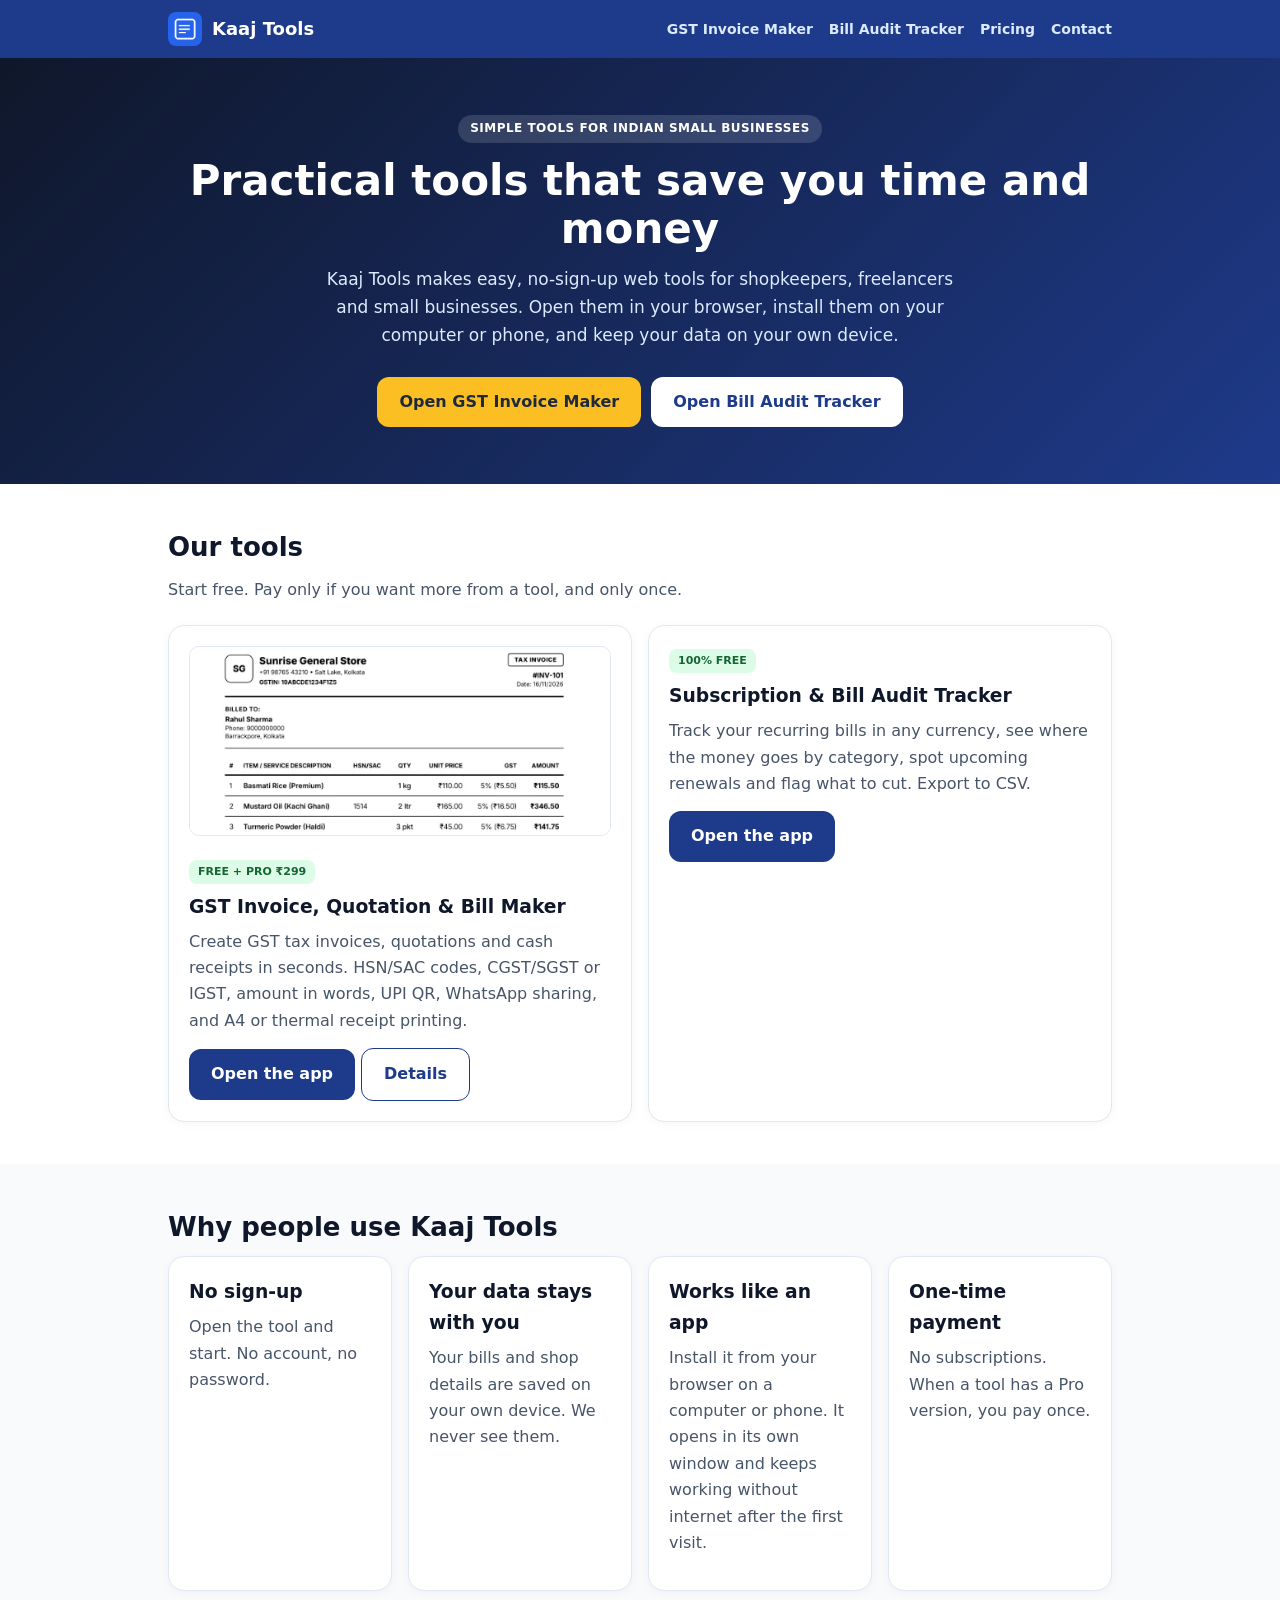
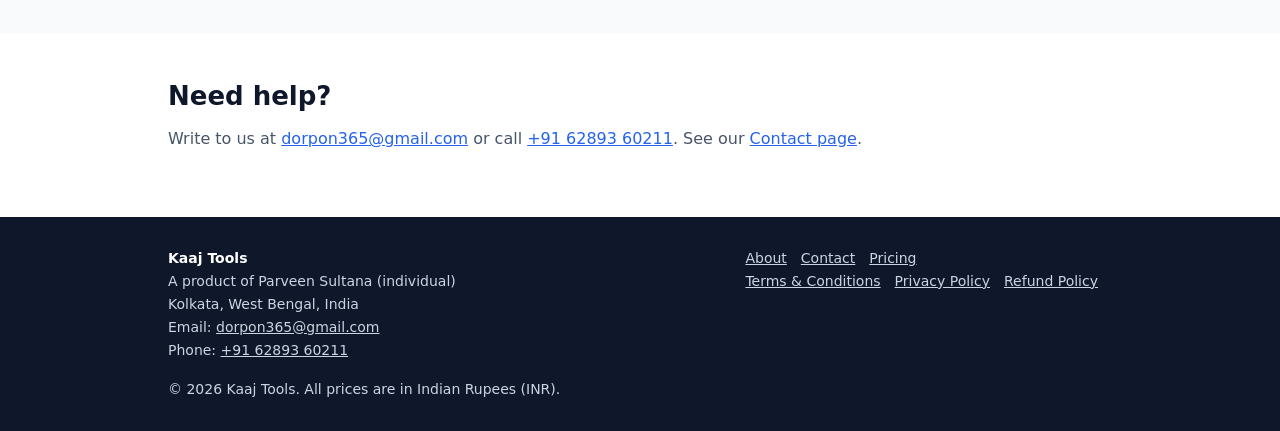
<file: index.html>
<!DOCTYPE html>
<html lang="en"><head><meta charset="UTF-8"><meta name="viewport" content="width=device-width, initial-scale=1">
<title>Kaaj Tools – Simple online tools for Indian small businesses</title>
<meta name="description" content="Free-to-start web tools: GST Invoice, Quotation & Bill Maker and a Subscription & Bill Audit Tracker. No sign-up. Your data stays on your device.">
<link rel="canonical" href="https://kaajtools.in/">
<link rel="icon" href="icon-192.png"><link rel="apple-touch-icon" href="icon-192.png">
<meta property="og:title" content="Kaaj Tools – Simple online tools for Indian small businesses"><meta property="og:description" content="Free-to-start web tools: GST Invoice, Quotation & Bill Maker and a Subscription & Bill Audit Tracker. No sign-up. Your data stays on your device."><meta property="og:type" content="website"><meta property="og:url" content="https://kaajtools.in/">
<meta name="theme-color" content="#1e3a8a"><link rel="stylesheet" href="style.css"></head><body>
<header class="site"><div class="wrap"><a class="brand" href="./"><img src="icon-192.png" alt="">Kaaj Tools</a><nav><a href="gst-invoice.html">GST Invoice Maker</a><a href="bill-audit-tracker/">Bill Audit Tracker</a><a href="pricing.html">Pricing</a><a href="contact.html">Contact</a></nav></div></header>
<div class="hero"><div class="wrap">
<span class="pill">SIMPLE TOOLS FOR INDIAN SMALL BUSINESSES</span>
<h1>Practical tools that save you time and money</h1>
<p>Kaaj Tools makes easy, no-sign-up web tools for shopkeepers, freelancers and small businesses. Open them in your browser, install them on your computer or phone, and keep your data on your own device.</p>
<a class="btn" href="gst-bill-maker/">Open GST Invoice Maker</a><a class="btn alt" href="bill-audit-tracker/">Open Bill Audit Tracker</a>
</div></div>
<section><div class="wrap"><h2>Our tools</h2><p class="lead">Start free. Pay only if you want more from a tool, and only once.</p>
<div class="grid">
<div class="card"><img class="thumb" src="gst-invoice-a4.webp" width="510" height="428" alt="Sample GST tax invoice made with the GST Invoice Maker"><span class="tag free">FREE + PRO &#8377;299</span><h3>GST Invoice, Quotation &amp; Bill Maker</h3>
<p>Create GST tax invoices, quotations and cash receipts in seconds. HSN/SAC codes, CGST/SGST or IGST, amount in words, UPI QR, WhatsApp sharing, and A4 or thermal receipt printing.</p>
<a class="btn" href="gst-bill-maker/">Open the app</a><a class="btn ghost" href="gst-invoice.html">Details</a></div>
<div class="card"><span class="tag free">100% FREE</span><h3>Subscription &amp; Bill Audit Tracker</h3>
<p>Track your recurring bills in any currency, see where the money goes by category, spot upcoming renewals and flag what to cut. Export to CSV.</p>
<a class="btn" href="bill-audit-tracker/">Open the app</a></div>
</div></div></section>
<section class="alt"><div class="wrap"><h2>Why people use Kaaj Tools</h2>
<div class="grid four">
<div class="card"><h3>No sign-up</h3><p>Open the tool and start. No account, no password.</p></div>
<div class="card"><h3>Your data stays with you</h3><p>Your bills and shop details are saved on your own device. We never see them.</p></div>
<div class="card"><h3>Works like an app</h3><p>Install it from your browser on a computer or phone. It opens in its own window and keeps working without internet after the first visit.</p></div>
<div class="card"><h3>One-time payment</h3><p>No subscriptions. When a tool has a Pro version, you pay once.</p></div>
</div></div></section>
<section><div class="wrap"><h2>Need help?</h2><p class="lead">Write to us at <a href="mailto:dorpon365@gmail.com">dorpon365@gmail.com</a> or call <a href="tel:+916289360211">+91 62893 60211</a>. See our <a href="contact.html">Contact page</a>.</p></div></section>
<footer class="site"><div class="wrap"><div class="cols">
<div><strong style="color:#fff">Kaaj Tools</strong><br>A product of Parveen Sultana (individual)<br>Kolkata, West Bengal, India<br>Email: <a style="margin:0" href="mailto:dorpon365@gmail.com">dorpon365@gmail.com</a><br>Phone: <a style="margin:0" href="tel:+916289360211">+91 62893 60211</a></div>
<div><a href="about.html">About</a><a href="contact.html">Contact</a><a href="pricing.html">Pricing</a><br><a href="terms.html">Terms &amp; Conditions</a><a href="privacy.html">Privacy Policy</a><a href="refund.html">Refund Policy</a></div>
</div><p style="margin:16px 0 0">&copy; 2026 Kaaj Tools. All prices are in Indian Rupees (INR).</p></div></footer>
</body></html>
</file>
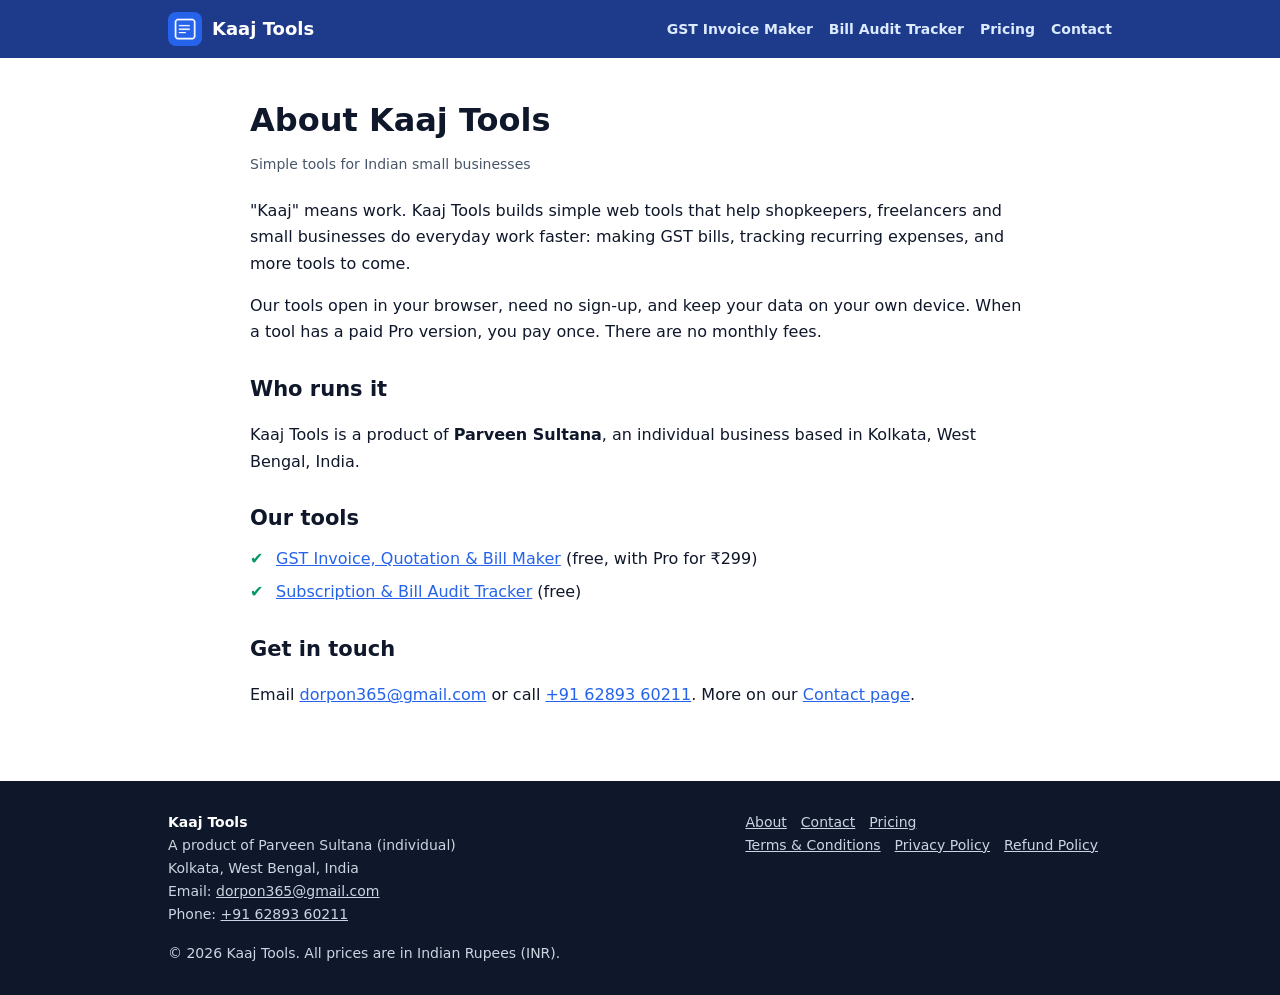
<file: about.html>
<!DOCTYPE html>
<html lang="en"><head><meta charset="UTF-8"><meta name="viewport" content="width=device-width, initial-scale=1">
<title>About Us | Kaaj Tools</title>
<meta name="description" content="Kaaj Tools builds simple, no-sign-up web tools for Indian small businesses. A product of Parveen Sultana, Kolkata.">
<link rel="canonical" href="https://kaajtools.in/about.html">
<link rel="icon" href="icon-192.png"><link rel="apple-touch-icon" href="icon-192.png">
<meta property="og:title" content="About Us | Kaaj Tools"><meta property="og:description" content="Kaaj Tools builds simple, no-sign-up web tools for Indian small businesses. A product of Parveen Sultana, Kolkata."><meta property="og:type" content="website"><meta property="og:url" content="https://kaajtools.in/about.html">
<meta name="theme-color" content="#1e3a8a"><link rel="stylesheet" href="style.css"></head><body>
<header class="site"><div class="wrap"><a class="brand" href="./"><img src="icon-192.png" alt="">Kaaj Tools</a><nav><a href="gst-invoice.html">GST Invoice Maker</a><a href="bill-audit-tracker/">Bill Audit Tracker</a><a href="pricing.html">Pricing</a><a href="contact.html">Contact</a></nav></div></header>
<div class="wrap page"><h1>About Kaaj Tools</h1><div class="meta">Simple tools for Indian small businesses</div>
<p>"Kaaj" means work. Kaaj Tools builds simple web tools that help shopkeepers, freelancers and small businesses do everyday work faster: making GST bills, tracking recurring expenses, and more tools to come.</p>
<p>Our tools open in your browser, need no sign-up, and keep your data on your own device. When a tool has a paid Pro version, you pay once. There are no monthly fees.</p>
<h2>Who runs it</h2><p>Kaaj Tools is a product of <strong>Parveen Sultana</strong>, an individual business based in Kolkata, West Bengal, India.</p>
<h2>Our tools</h2><ul class="ticks"><li><a href="gst-invoice.html">GST Invoice, Quotation &amp; Bill Maker</a> (free, with Pro for &#8377;299)</li><li><a href="bill-audit-tracker/">Subscription &amp; Bill Audit Tracker</a> (free)</li></ul>
<h2>Get in touch</h2><p>Email <a href="mailto:dorpon365@gmail.com">dorpon365@gmail.com</a> or call <a href="tel:+916289360211">+91 62893 60211</a>. More on our <a href="contact.html">Contact page</a>.</p></div>
<footer class="site"><div class="wrap"><div class="cols">
<div><strong style="color:#fff">Kaaj Tools</strong><br>A product of Parveen Sultana (individual)<br>Kolkata, West Bengal, India<br>Email: <a style="margin:0" href="mailto:dorpon365@gmail.com">dorpon365@gmail.com</a><br>Phone: <a style="margin:0" href="tel:+916289360211">+91 62893 60211</a></div>
<div><a href="about.html">About</a><a href="contact.html">Contact</a><a href="pricing.html">Pricing</a><br><a href="terms.html">Terms &amp; Conditions</a><a href="privacy.html">Privacy Policy</a><a href="refund.html">Refund Policy</a></div>
</div><p style="margin:16px 0 0">&copy; 2026 Kaaj Tools. All prices are in Indian Rupees (INR).</p></div></footer>
</body></html>
</file>
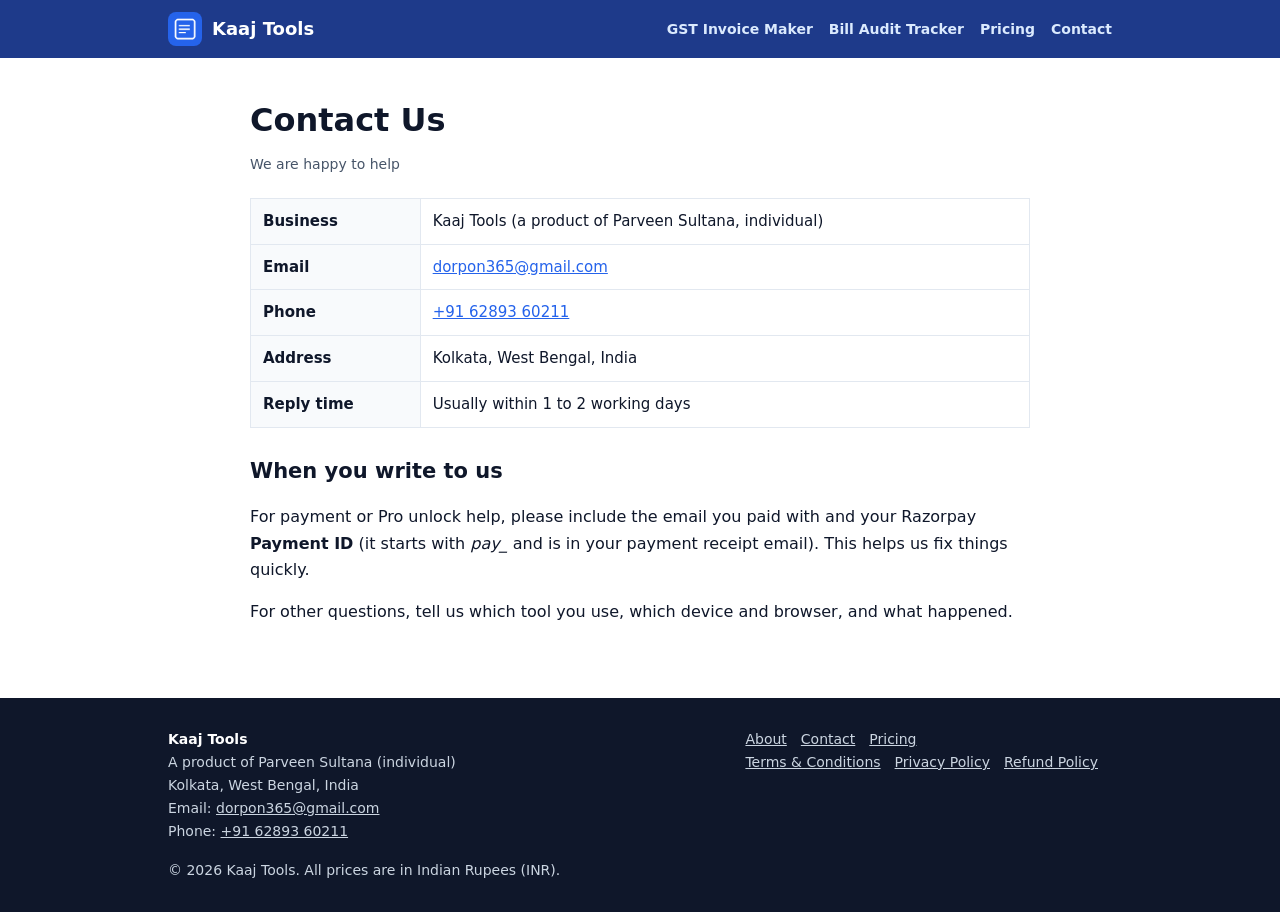
<file: contact.html>
<!DOCTYPE html>
<html lang="en"><head><meta charset="UTF-8"><meta name="viewport" content="width=device-width, initial-scale=1">
<title>Contact Us | Kaaj Tools</title>
<meta name="description" content="Contact Kaaj Tools by email or phone. Business address: Kolkata, West Bengal, India.">
<link rel="canonical" href="https://kaajtools.in/contact.html">
<link rel="icon" href="icon-192.png"><link rel="apple-touch-icon" href="icon-192.png">
<meta property="og:title" content="Contact Us | Kaaj Tools"><meta property="og:description" content="Contact Kaaj Tools by email or phone. Business address: Kolkata, West Bengal, India."><meta property="og:type" content="website"><meta property="og:url" content="https://kaajtools.in/contact.html">
<meta name="theme-color" content="#1e3a8a"><link rel="stylesheet" href="style.css"></head><body>
<header class="site"><div class="wrap"><a class="brand" href="./"><img src="icon-192.png" alt="">Kaaj Tools</a><nav><a href="gst-invoice.html">GST Invoice Maker</a><a href="bill-audit-tracker/">Bill Audit Tracker</a><a href="pricing.html">Pricing</a><a href="contact.html">Contact</a></nav></div></header>
<div class="wrap page"><h1>Contact Us</h1><div class="meta">We are happy to help</div>
<table><tr><th>Business</th><td>Kaaj Tools (a product of Parveen Sultana, individual)</td></tr>
<tr><th>Email</th><td><a href="mailto:dorpon365@gmail.com">dorpon365@gmail.com</a></td></tr>
<tr><th>Phone</th><td><a href="tel:+916289360211">+91 62893 60211</a></td></tr>
<tr><th>Address</th><td>Kolkata, West Bengal, India</td></tr>
<tr><th>Reply time</th><td>Usually within 1 to 2 working days</td></tr></table>
<h2>When you write to us</h2><p>For payment or Pro unlock help, please include the email you paid with and your Razorpay <strong>Payment ID</strong> (it starts with <em>pay_</em> and is in your payment receipt email). This helps us fix things quickly.</p>
<p>For other questions, tell us which tool you use, which device and browser, and what happened.</p></div>
<footer class="site"><div class="wrap"><div class="cols">
<div><strong style="color:#fff">Kaaj Tools</strong><br>A product of Parveen Sultana (individual)<br>Kolkata, West Bengal, India<br>Email: <a style="margin:0" href="mailto:dorpon365@gmail.com">dorpon365@gmail.com</a><br>Phone: <a style="margin:0" href="tel:+916289360211">+91 62893 60211</a></div>
<div><a href="about.html">About</a><a href="contact.html">Contact</a><a href="pricing.html">Pricing</a><br><a href="terms.html">Terms &amp; Conditions</a><a href="privacy.html">Privacy Policy</a><a href="refund.html">Refund Policy</a></div>
</div><p style="margin:16px 0 0">&copy; 2026 Kaaj Tools. All prices are in Indian Rupees (INR).</p></div></footer>
</body></html>
</file>
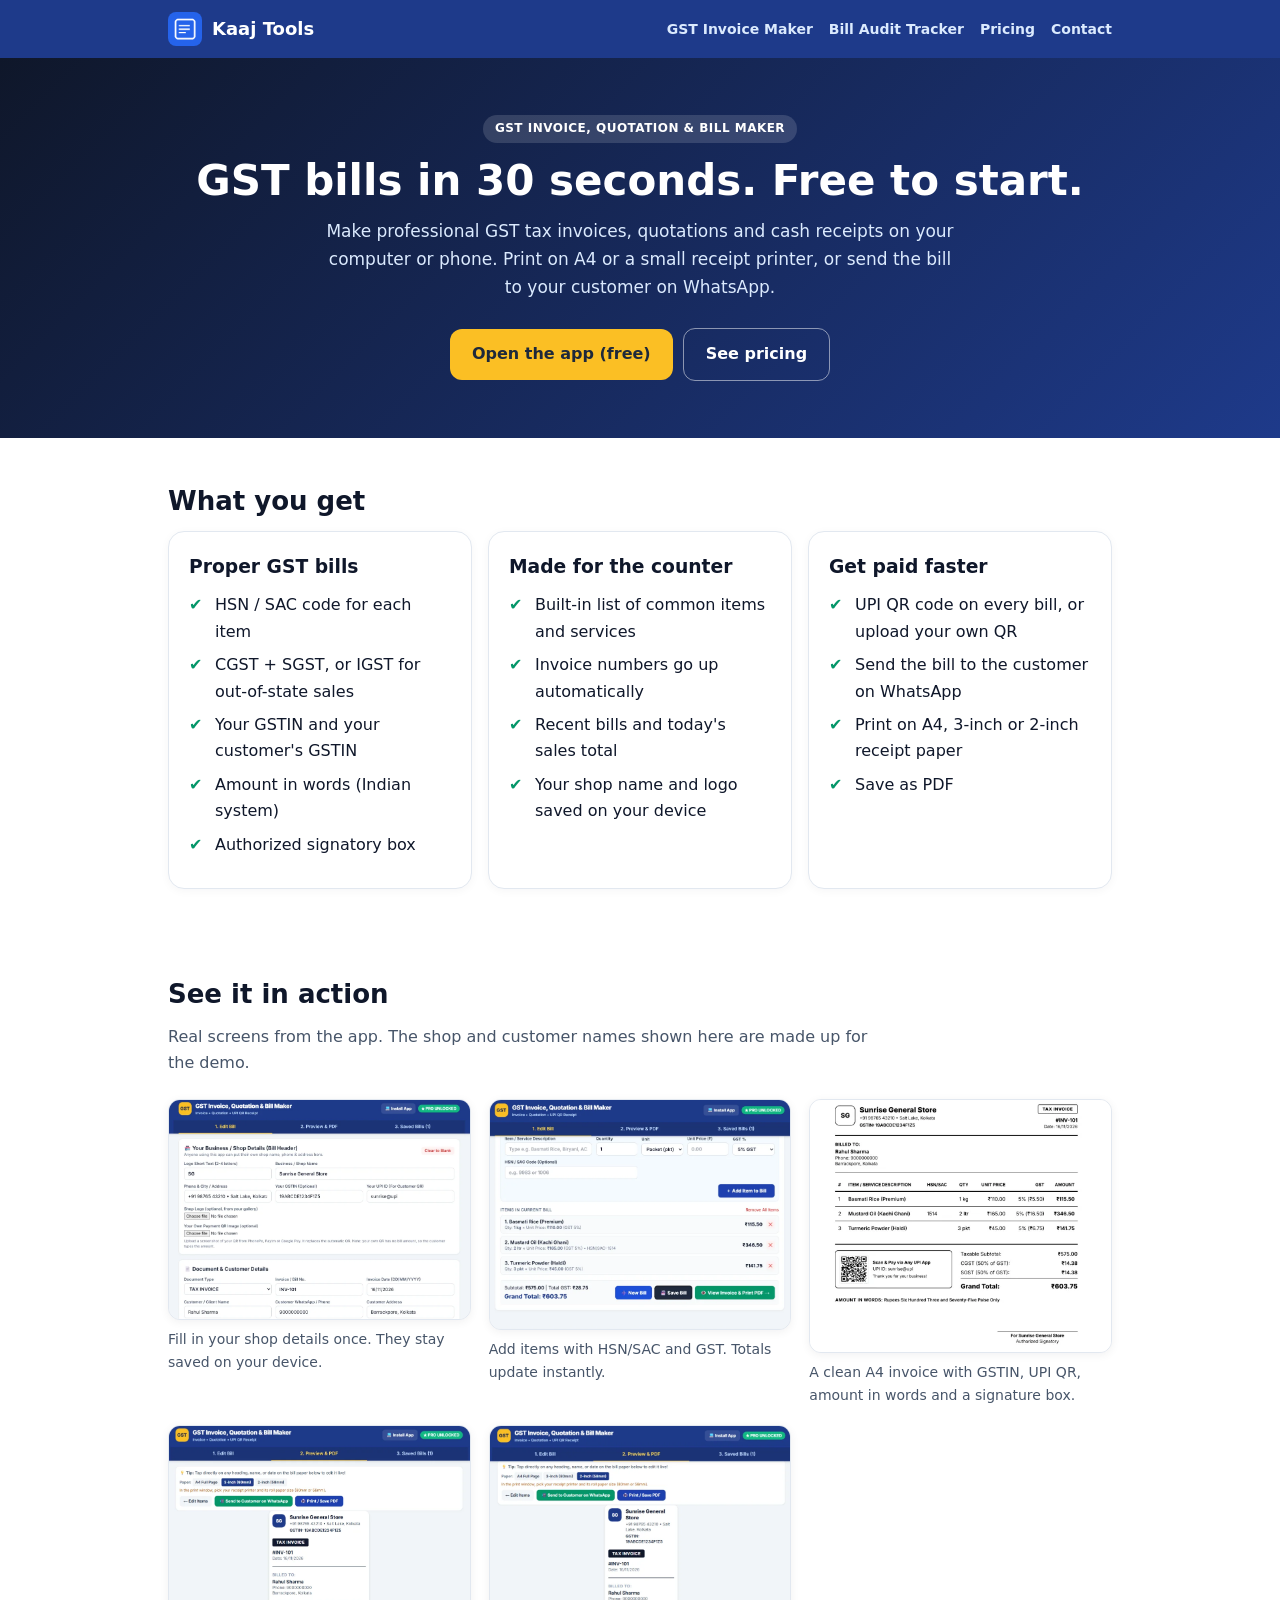
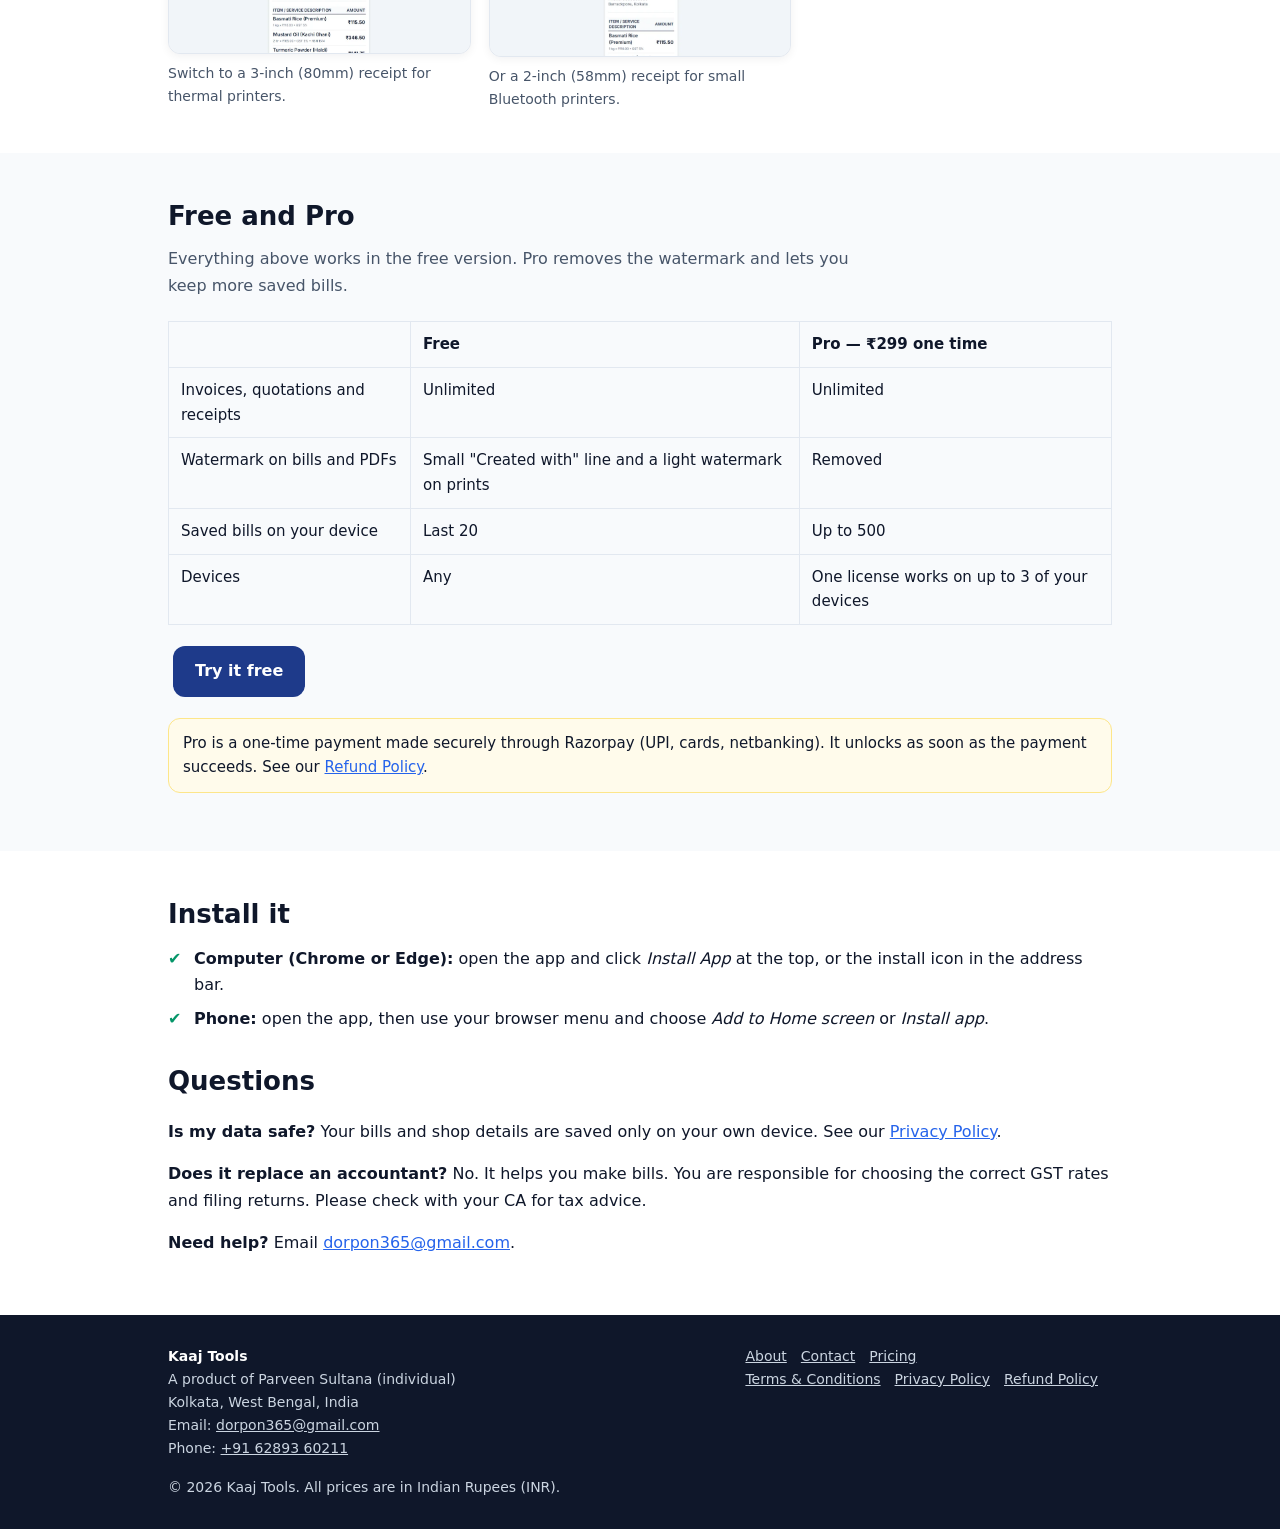
<file: gst-invoice.html>
<!DOCTYPE html>
<html lang="en"><head><meta charset="UTF-8"><meta name="viewport" content="width=device-width, initial-scale=1">
<title>GST Invoice, Quotation & Bill Maker – Free | Kaaj Tools</title>
<meta name="description" content="Make GST tax invoices, quotations and receipts with HSN/SAC, CGST/SGST or IGST, UPI QR and WhatsApp sharing. Print on A4 or thermal paper. Free to start, Pro ₹299 one time.">
<link rel="canonical" href="https://kaajtools.in/gst-invoice.html">
<link rel="icon" href="icon-192.png"><link rel="apple-touch-icon" href="icon-192.png">
<meta property="og:title" content="GST Invoice, Quotation & Bill Maker – Free | Kaaj Tools"><meta property="og:description" content="Make GST tax invoices, quotations and receipts with HSN/SAC, CGST/SGST or IGST, UPI QR and WhatsApp sharing. Print on A4 or thermal paper. Free to start, Pro ₹299 one time."><meta property="og:type" content="website"><meta property="og:url" content="https://kaajtools.in/gst-invoice.html">
<meta name="theme-color" content="#1e3a8a"><link rel="stylesheet" href="style.css"></head><body>
<header class="site"><div class="wrap"><a class="brand" href="./"><img src="icon-192.png" alt="">Kaaj Tools</a><nav><a href="gst-invoice.html">GST Invoice Maker</a><a href="bill-audit-tracker/">Bill Audit Tracker</a><a href="pricing.html">Pricing</a><a href="contact.html">Contact</a></nav></div></header>
<div class="hero"><div class="wrap"><span class="pill">GST INVOICE, QUOTATION &amp; BILL MAKER</span>
<h1>GST bills in 30 seconds. Free to start.</h1>
<p>Make professional GST tax invoices, quotations and cash receipts on your computer or phone. Print on A4 or a small receipt printer, or send the bill to your customer on WhatsApp.</p>
<a class="btn" href="gst-bill-maker/">Open the app (free)</a><a class="btn line" href="pricing.html">See pricing</a></div></div>
<section><div class="wrap"><h2>What you get</h2><div class="grid">
<div class="card"><h3>Proper GST bills</h3><ul class="ticks"><li>HSN / SAC code for each item</li><li>CGST + SGST, or IGST for out-of-state sales</li><li>Your GSTIN and your customer's GSTIN</li><li>Amount in words (Indian system)</li><li>Authorized signatory box</li></ul></div>
<div class="card"><h3>Made for the counter</h3><ul class="ticks"><li>Built-in list of common items and services</li><li>Invoice numbers go up automatically</li><li>Recent bills and today's sales total</li><li>Your shop name and logo saved on your device</li></ul></div>
<div class="card"><h3>Get paid faster</h3><ul class="ticks"><li>UPI QR code on every bill, or upload your own QR</li><li>Send the bill to the customer on WhatsApp</li><li>Print on A4, 3-inch or 2-inch receipt paper</li><li>Save as PDF</li></ul></div>
</div></div></section>
<section><div class="wrap"><h2>See it in action</h2>
<p class="lead">Real screens from the app. The shop and customer names shown here are made up for the demo.</p>
<div class="shots">
<figure><img src="gst-edit-bill.webp" width="925" height="674" loading="lazy" alt="Edit Bill screen of the GST Invoice Maker with shop name, GSTIN, UPI ID and customer details filled in"><figcaption>Fill in your shop details once. They stay saved on your device.</figcaption></figure>
<figure><img src="gst-items-totals.webp" width="895" height="682" loading="lazy" alt="Bill items list with HSN/SAC code, GST and the grand total"><figcaption>Add items with HSN/SAC and GST. Totals update instantly.</figcaption></figure>
<figure><img src="gst-invoice-a4.webp" width="510" height="428" loading="lazy" alt="A4 tax invoice with GSTIN, UPI QR code, amount in words and authorized signatory box"><figcaption>A clean A4 invoice with GSTIN, UPI QR, amount in words and a signature box.</figcaption></figure>
<figure><img src="gst-receipt-80mm.webp" width="905" height="682" loading="lazy" alt="Bill shown as a 3-inch 80mm thermal receipt"><figcaption>Switch to a 3-inch (80mm) receipt for thermal printers.</figcaption></figure>
<figure><img src="gst-receipt-58mm.webp" width="900" height="689" loading="lazy" alt="Bill shown as a 2-inch 58mm thermal receipt"><figcaption>Or a 2-inch (58mm) receipt for small Bluetooth printers.</figcaption></figure>
</div></div></section>
<section class="alt"><div class="wrap"><h2>Free and Pro</h2><p class="lead">Everything above works in the free version. Pro removes the watermark and lets you keep more saved bills.</p>
<table><tr><th></th><th>Free</th><th>Pro &mdash; &#8377;299 one time</th></tr>
<tr><td>Invoices, quotations and receipts</td><td>Unlimited</td><td>Unlimited</td></tr>
<tr><td>Watermark on bills and PDFs</td><td>Small "Created with" line and a light watermark on prints</td><td>Removed</td></tr>
<tr><td>Saved bills on your device</td><td>Last 20</td><td>Up to 500</td></tr>
<tr><td>Devices</td><td>Any</td><td>One license works on up to 3 of your devices</td></tr></table>
<p><a class="btn" style="background:var(--blue);color:#fff !important" href="gst-bill-maker/">Try it free</a></p>
<div class="note">Pro is a one-time payment made securely through Razorpay (UPI, cards, netbanking). It unlocks as soon as the payment succeeds. See our <a href="refund.html">Refund Policy</a>.</div></div></section>
<section><div class="wrap"><h2>Install it</h2><ul class="ticks"><li><strong>Computer (Chrome or Edge):</strong> open the app and click <em>Install App</em> at the top, or the install icon in the address bar.</li><li><strong>Phone:</strong> open the app, then use your browser menu and choose <em>Add to Home screen</em> or <em>Install app</em>.</li></ul>
<h2 style="margin-top:28px">Questions</h2>
<p><strong>Is my data safe?</strong> Your bills and shop details are saved only on your own device. See our <a href="privacy.html">Privacy Policy</a>.</p>
<p><strong>Does it replace an accountant?</strong> No. It helps you make bills. You are responsible for choosing the correct GST rates and filing returns. Please check with your CA for tax advice.</p>
<p><strong>Need help?</strong> Email <a href="mailto:dorpon365@gmail.com">dorpon365@gmail.com</a>.</p></div></section>
<footer class="site"><div class="wrap"><div class="cols">
<div><strong style="color:#fff">Kaaj Tools</strong><br>A product of Parveen Sultana (individual)<br>Kolkata, West Bengal, India<br>Email: <a style="margin:0" href="mailto:dorpon365@gmail.com">dorpon365@gmail.com</a><br>Phone: <a style="margin:0" href="tel:+916289360211">+91 62893 60211</a></div>
<div><a href="about.html">About</a><a href="contact.html">Contact</a><a href="pricing.html">Pricing</a><br><a href="terms.html">Terms &amp; Conditions</a><a href="privacy.html">Privacy Policy</a><a href="refund.html">Refund Policy</a></div>
</div><p style="margin:16px 0 0">&copy; 2026 Kaaj Tools. All prices are in Indian Rupees (INR).</p></div></footer>
</body></html>
</file>
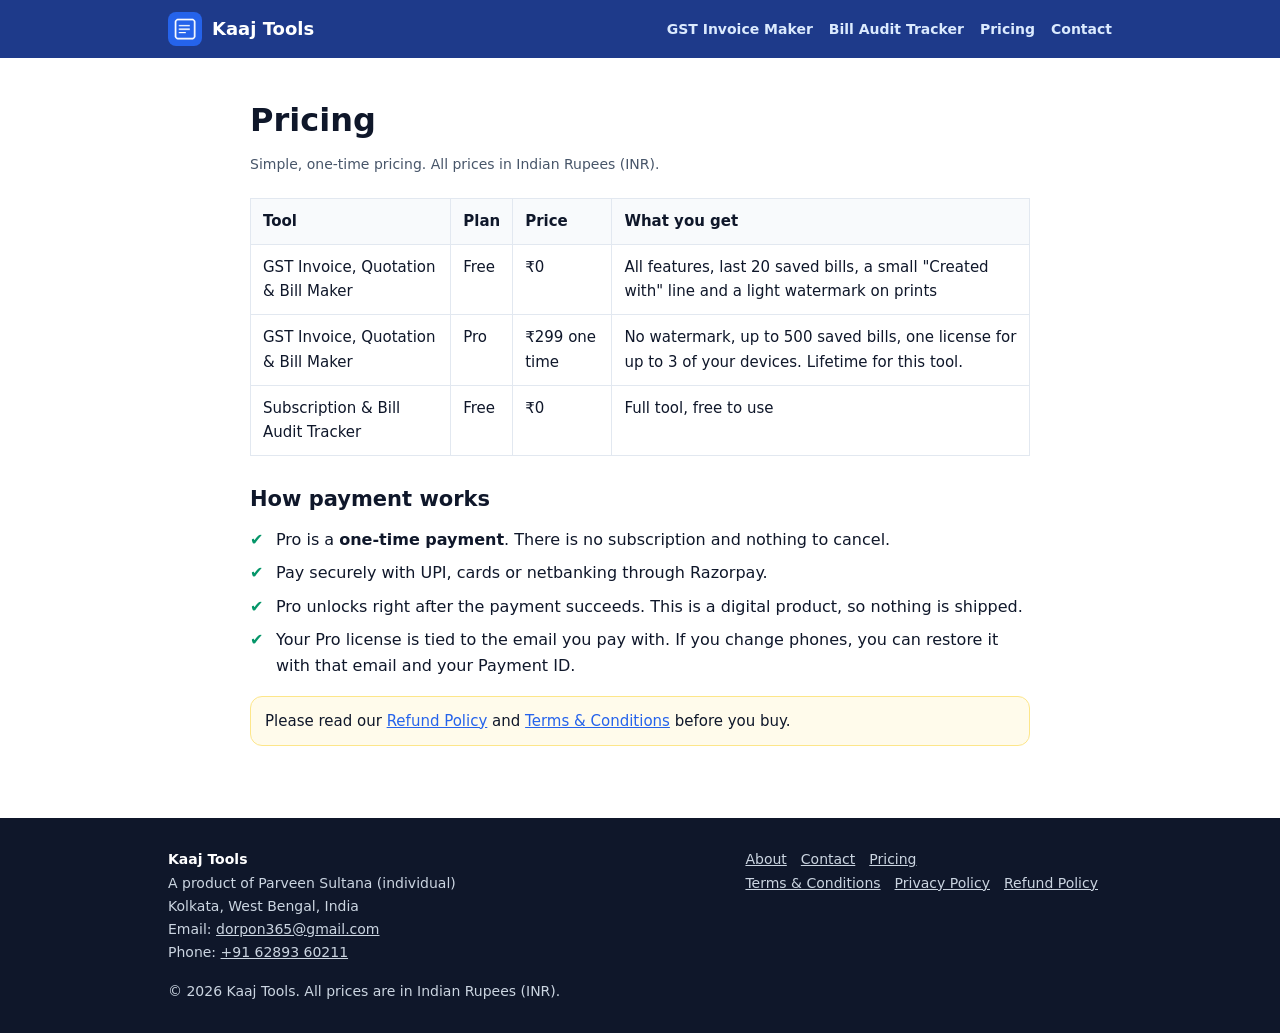
<file: pricing.html>
<!DOCTYPE html>
<html lang="en"><head><meta charset="UTF-8"><meta name="viewport" content="width=device-width, initial-scale=1">
<title>Pricing | Kaaj Tools</title>
<meta name="description" content="GST Invoice Maker Pro is ₹299 one time. All other Kaaj Tools are free. No subscriptions.">
<link rel="canonical" href="https://kaajtools.in/pricing.html">
<link rel="icon" href="icon-192.png"><link rel="apple-touch-icon" href="icon-192.png">
<meta property="og:title" content="Pricing | Kaaj Tools"><meta property="og:description" content="GST Invoice Maker Pro is ₹299 one time. All other Kaaj Tools are free. No subscriptions."><meta property="og:type" content="website"><meta property="og:url" content="https://kaajtools.in/pricing.html">
<meta name="theme-color" content="#1e3a8a"><link rel="stylesheet" href="style.css"></head><body>
<header class="site"><div class="wrap"><a class="brand" href="./"><img src="icon-192.png" alt="">Kaaj Tools</a><nav><a href="gst-invoice.html">GST Invoice Maker</a><a href="bill-audit-tracker/">Bill Audit Tracker</a><a href="pricing.html">Pricing</a><a href="contact.html">Contact</a></nav></div></header>
<div class="wrap page"><h1>Pricing</h1><div class="meta">Simple, one-time pricing. All prices in Indian Rupees (INR).</div>
<table><tr><th>Tool</th><th>Plan</th><th>Price</th><th>What you get</th></tr>
<tr><td>GST Invoice, Quotation &amp; Bill Maker</td><td>Free</td><td>&#8377;0</td><td>All features, last 20 saved bills, a small "Created with" line and a light watermark on prints</td></tr>
<tr><td>GST Invoice, Quotation &amp; Bill Maker</td><td>Pro</td><td>&#8377;299 one time</td><td>No watermark, up to 500 saved bills, one license for up to 3 of your devices. Lifetime for this tool.</td></tr>
<tr><td>Subscription &amp; Bill Audit Tracker</td><td>Free</td><td>&#8377;0</td><td>Full tool, free to use</td></tr></table>
<h2>How payment works</h2>
<ul class="ticks"><li>Pro is a <strong>one-time payment</strong>. There is no subscription and nothing to cancel.</li><li>Pay securely with UPI, cards or netbanking through Razorpay.</li><li>Pro unlocks right after the payment succeeds. This is a digital product, so nothing is shipped.</li><li>Your Pro license is tied to the email you pay with. If you change phones, you can restore it with that email and your Payment ID.</li></ul>
<div class="note">Please read our <a href="refund.html">Refund Policy</a> and <a href="terms.html">Terms &amp; Conditions</a> before you buy.</div></div>
<footer class="site"><div class="wrap"><div class="cols">
<div><strong style="color:#fff">Kaaj Tools</strong><br>A product of Parveen Sultana (individual)<br>Kolkata, West Bengal, India<br>Email: <a style="margin:0" href="mailto:dorpon365@gmail.com">dorpon365@gmail.com</a><br>Phone: <a style="margin:0" href="tel:+916289360211">+91 62893 60211</a></div>
<div><a href="about.html">About</a><a href="contact.html">Contact</a><a href="pricing.html">Pricing</a><br><a href="terms.html">Terms &amp; Conditions</a><a href="privacy.html">Privacy Policy</a><a href="refund.html">Refund Policy</a></div>
</div><p style="margin:16px 0 0">&copy; 2026 Kaaj Tools. All prices are in Indian Rupees (INR).</p></div></footer>
</body></html>
</file>
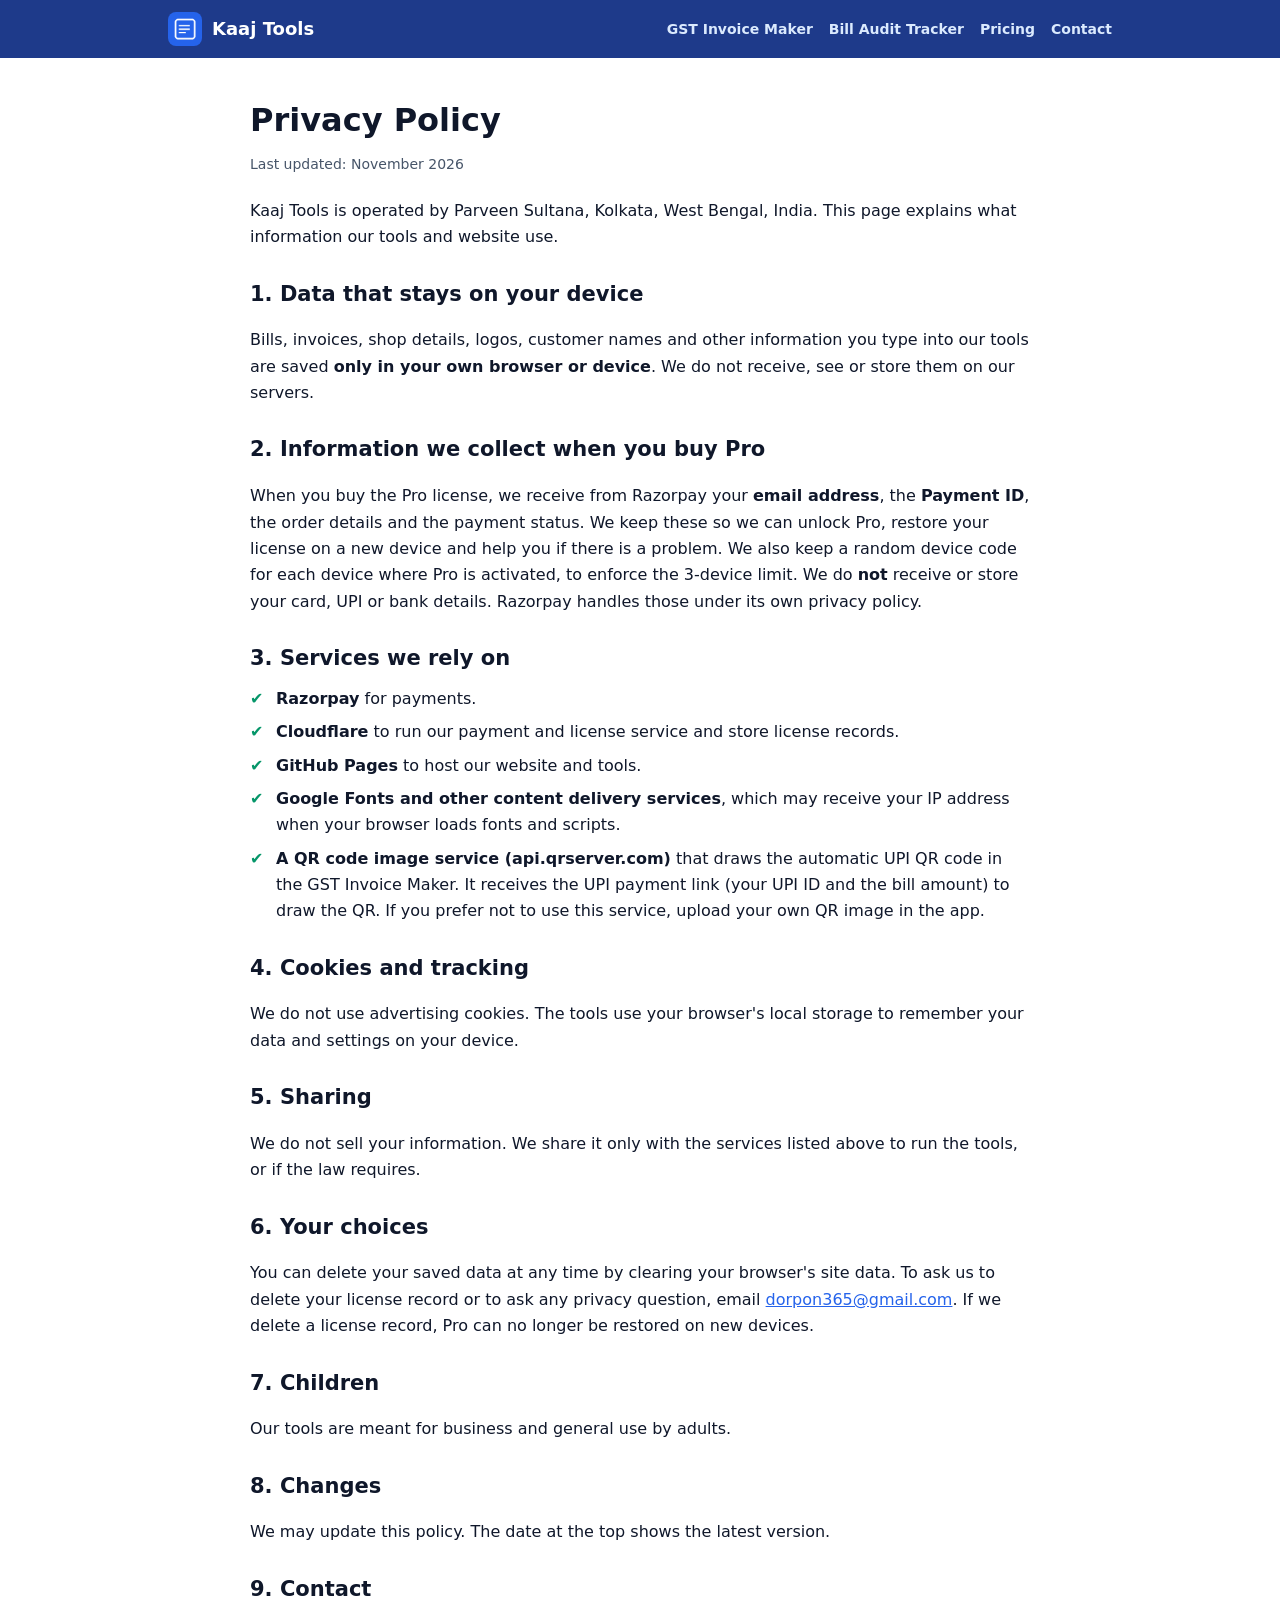
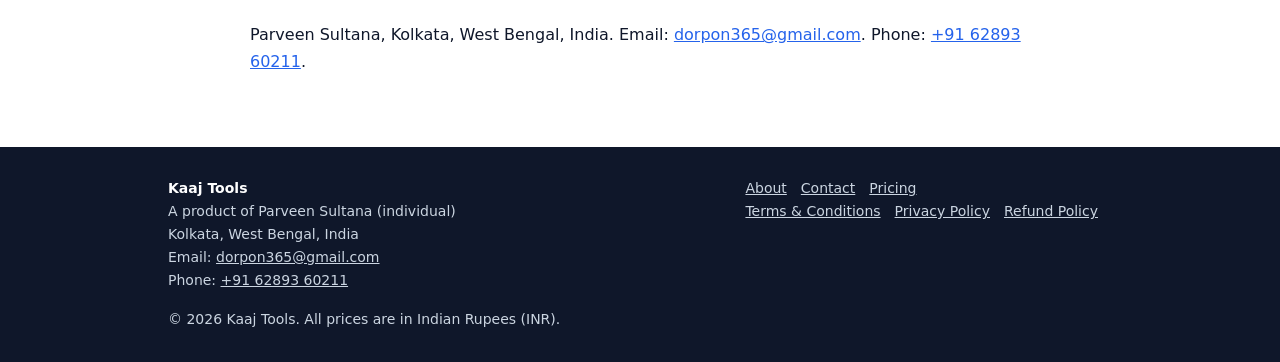
<file: privacy.html>
<!DOCTYPE html>
<html lang="en"><head><meta charset="UTF-8"><meta name="viewport" content="width=device-width, initial-scale=1">
<title>Privacy Policy | Kaaj Tools</title>
<meta name="description" content="What data Kaaj Tools keeps: your bills stay on your device. For Pro purchases we keep your email and Payment ID.">
<link rel="canonical" href="https://kaajtools.in/privacy.html">
<link rel="icon" href="icon-192.png"><link rel="apple-touch-icon" href="icon-192.png">
<meta property="og:title" content="Privacy Policy | Kaaj Tools"><meta property="og:description" content="What data Kaaj Tools keeps: your bills stay on your device. For Pro purchases we keep your email and Payment ID."><meta property="og:type" content="website"><meta property="og:url" content="https://kaajtools.in/privacy.html">
<meta name="theme-color" content="#1e3a8a"><link rel="stylesheet" href="style.css"></head><body>
<header class="site"><div class="wrap"><a class="brand" href="./"><img src="icon-192.png" alt="">Kaaj Tools</a><nav><a href="gst-invoice.html">GST Invoice Maker</a><a href="bill-audit-tracker/">Bill Audit Tracker</a><a href="pricing.html">Pricing</a><a href="contact.html">Contact</a></nav></div></header>
<div class="wrap page"><h1>Privacy Policy</h1><div class="meta">Last updated: November 2026</div>
<p>Kaaj Tools is operated by Parveen Sultana, Kolkata, West Bengal, India. This page explains what information our tools and website use.</p>
<h2>1. Data that stays on your device</h2><p>Bills, invoices, shop details, logos, customer names and other information you type into our tools are saved <strong>only in your own browser or device</strong>. We do not receive, see or store them on our servers.</p>
<h2>2. Information we collect when you buy Pro</h2><p>When you buy the Pro license, we receive from Razorpay your <strong>email address</strong>, the <strong>Payment ID</strong>, the order details and the payment status. We keep these so we can unlock Pro, restore your license on a new device and help you if there is a problem. We also keep a random device code for each device where Pro is activated, to enforce the 3-device limit. We do <strong>not</strong> receive or store your card, UPI or bank details. Razorpay handles those under its own privacy policy.</p>
<h2>3. Services we rely on</h2><ul class="ticks"><li><strong>Razorpay</strong> for payments.</li><li><strong>Cloudflare</strong> to run our payment and license service and store license records.</li><li><strong>GitHub Pages</strong> to host our website and tools.</li><li><strong>Google Fonts and other content delivery services</strong>, which may receive your IP address when your browser loads fonts and scripts.</li><li><strong>A QR code image service (api.qrserver.com)</strong> that draws the automatic UPI QR code in the GST Invoice Maker. It receives the UPI payment link (your UPI ID and the bill amount) to draw the QR. If you prefer not to use this service, upload your own QR image in the app.</li></ul>
<h2>4. Cookies and tracking</h2><p>We do not use advertising cookies. The tools use your browser's local storage to remember your data and settings on your device.</p>
<h2>5. Sharing</h2><p>We do not sell your information. We share it only with the services listed above to run the tools, or if the law requires.</p>
<h2>6. Your choices</h2><p>You can delete your saved data at any time by clearing your browser's site data. To ask us to delete your license record or to ask any privacy question, email <a href="mailto:dorpon365@gmail.com">dorpon365@gmail.com</a>. If we delete a license record, Pro can no longer be restored on new devices.</p>
<h2>7. Children</h2><p>Our tools are meant for business and general use by adults.</p>
<h2>8. Changes</h2><p>We may update this policy. The date at the top shows the latest version.</p>
<h2>9. Contact</h2><p>Parveen Sultana, Kolkata, West Bengal, India. Email: <a href="mailto:dorpon365@gmail.com">dorpon365@gmail.com</a>. Phone: <a href="tel:+916289360211">+91 62893 60211</a>.</p></div>
<footer class="site"><div class="wrap"><div class="cols">
<div><strong style="color:#fff">Kaaj Tools</strong><br>A product of Parveen Sultana (individual)<br>Kolkata, West Bengal, India<br>Email: <a style="margin:0" href="mailto:dorpon365@gmail.com">dorpon365@gmail.com</a><br>Phone: <a style="margin:0" href="tel:+916289360211">+91 62893 60211</a></div>
<div><a href="about.html">About</a><a href="contact.html">Contact</a><a href="pricing.html">Pricing</a><br><a href="terms.html">Terms &amp; Conditions</a><a href="privacy.html">Privacy Policy</a><a href="refund.html">Refund Policy</a></div>
</div><p style="margin:16px 0 0">&copy; 2026 Kaaj Tools. All prices are in Indian Rupees (INR).</p></div></footer>
</body></html>
</file>
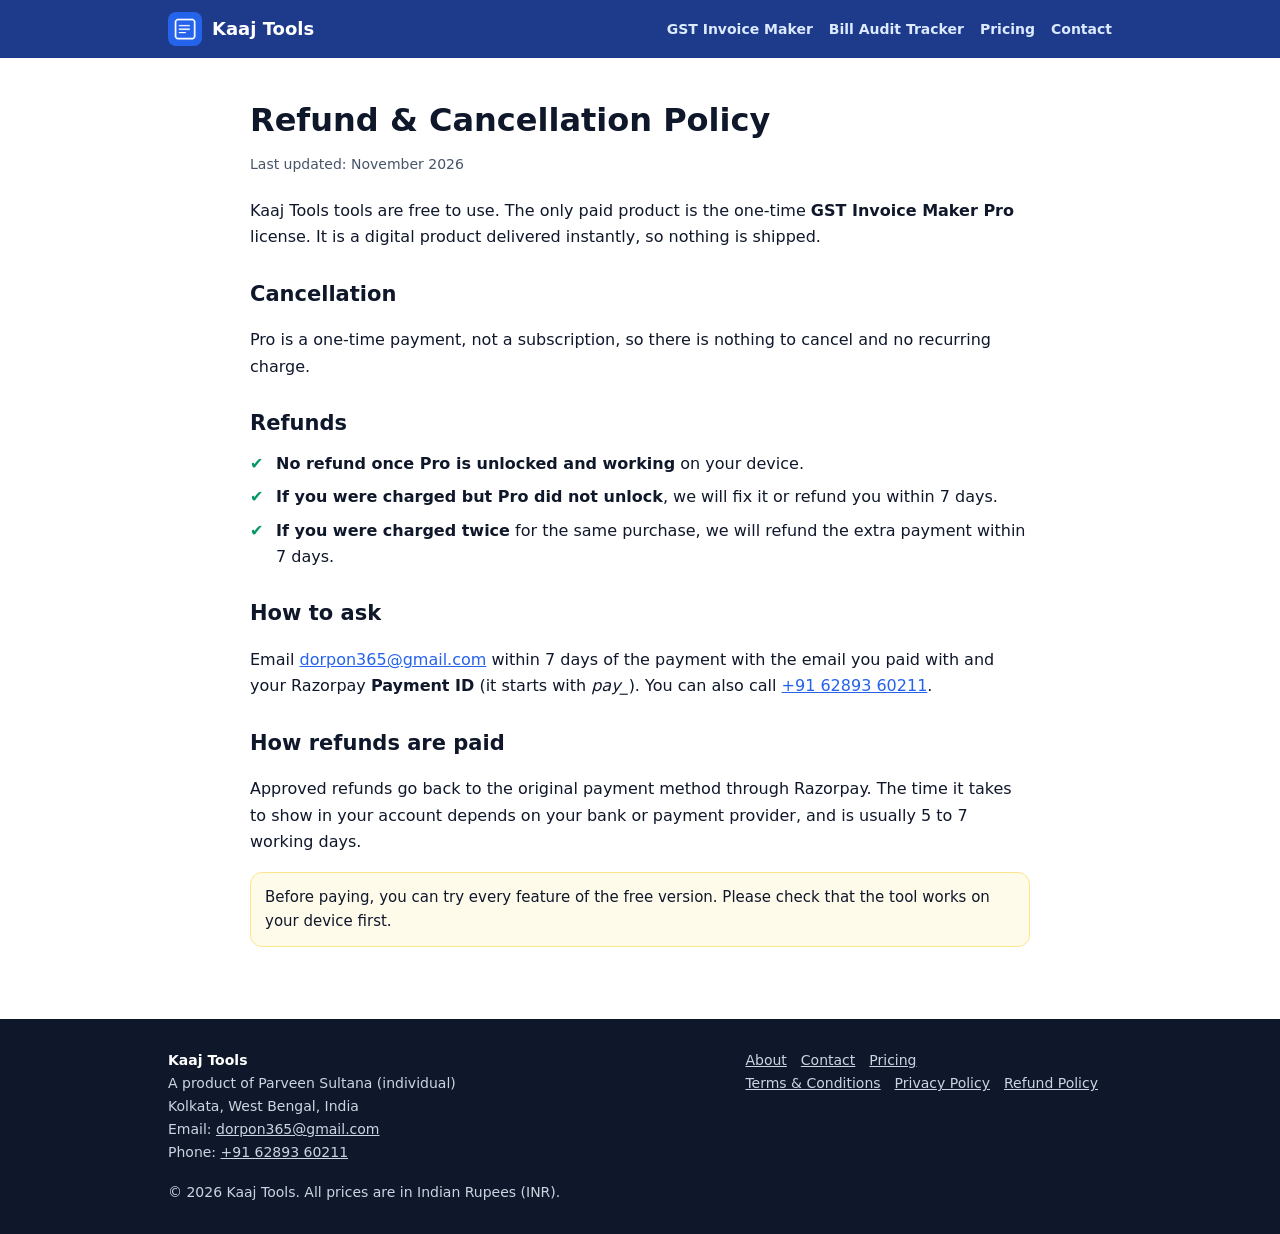
<file: refund.html>
<!DOCTYPE html>
<html lang="en"><head><meta charset="UTF-8"><meta name="viewport" content="width=device-width, initial-scale=1">
<title>Refund & Cancellation Policy | Kaaj Tools</title>
<meta name="description" content="Pro is a one-time digital purchase. Refunds if you were charged but Pro did not unlock, or charged twice.">
<link rel="canonical" href="https://kaajtools.in/refund.html">
<link rel="icon" href="icon-192.png"><link rel="apple-touch-icon" href="icon-192.png">
<meta property="og:title" content="Refund & Cancellation Policy | Kaaj Tools"><meta property="og:description" content="Pro is a one-time digital purchase. Refunds if you were charged but Pro did not unlock, or charged twice."><meta property="og:type" content="website"><meta property="og:url" content="https://kaajtools.in/refund.html">
<meta name="theme-color" content="#1e3a8a"><link rel="stylesheet" href="style.css"></head><body>
<header class="site"><div class="wrap"><a class="brand" href="./"><img src="icon-192.png" alt="">Kaaj Tools</a><nav><a href="gst-invoice.html">GST Invoice Maker</a><a href="bill-audit-tracker/">Bill Audit Tracker</a><a href="pricing.html">Pricing</a><a href="contact.html">Contact</a></nav></div></header>
<div class="wrap page"><h1>Refund &amp; Cancellation Policy</h1><div class="meta">Last updated: November 2026</div>
<p>Kaaj Tools tools are free to use. The only paid product is the one-time <strong>GST Invoice Maker Pro</strong> license. It is a digital product delivered instantly, so nothing is shipped.</p>
<h2>Cancellation</h2><p>Pro is a one-time payment, not a subscription, so there is nothing to cancel and no recurring charge.</p>
<h2>Refunds</h2><ul class="ticks"><li><strong>No refund once Pro is unlocked and working</strong> on your device.</li><li><strong>If you were charged but Pro did not unlock</strong>, we will fix it or refund you within 7 days.</li><li><strong>If you were charged twice</strong> for the same purchase, we will refund the extra payment within 7 days.</li></ul>
<h2>How to ask</h2><p>Email <a href="mailto:dorpon365@gmail.com">dorpon365@gmail.com</a> within 7 days of the payment with the email you paid with and your Razorpay <strong>Payment ID</strong> (it starts with <em>pay_</em>). You can also call <a href="tel:+916289360211">+91 62893 60211</a>.</p>
<h2>How refunds are paid</h2><p>Approved refunds go back to the original payment method through Razorpay. The time it takes to show in your account depends on your bank or payment provider, and is usually 5 to 7 working days.</p>
<div class="note">Before paying, you can try every feature of the free version. Please check that the tool works on your device first.</div></div>
<footer class="site"><div class="wrap"><div class="cols">
<div><strong style="color:#fff">Kaaj Tools</strong><br>A product of Parveen Sultana (individual)<br>Kolkata, West Bengal, India<br>Email: <a style="margin:0" href="mailto:dorpon365@gmail.com">dorpon365@gmail.com</a><br>Phone: <a style="margin:0" href="tel:+916289360211">+91 62893 60211</a></div>
<div><a href="about.html">About</a><a href="contact.html">Contact</a><a href="pricing.html">Pricing</a><br><a href="terms.html">Terms &amp; Conditions</a><a href="privacy.html">Privacy Policy</a><a href="refund.html">Refund Policy</a></div>
</div><p style="margin:16px 0 0">&copy; 2026 Kaaj Tools. All prices are in Indian Rupees (INR).</p></div></footer>
</body></html>
</file>
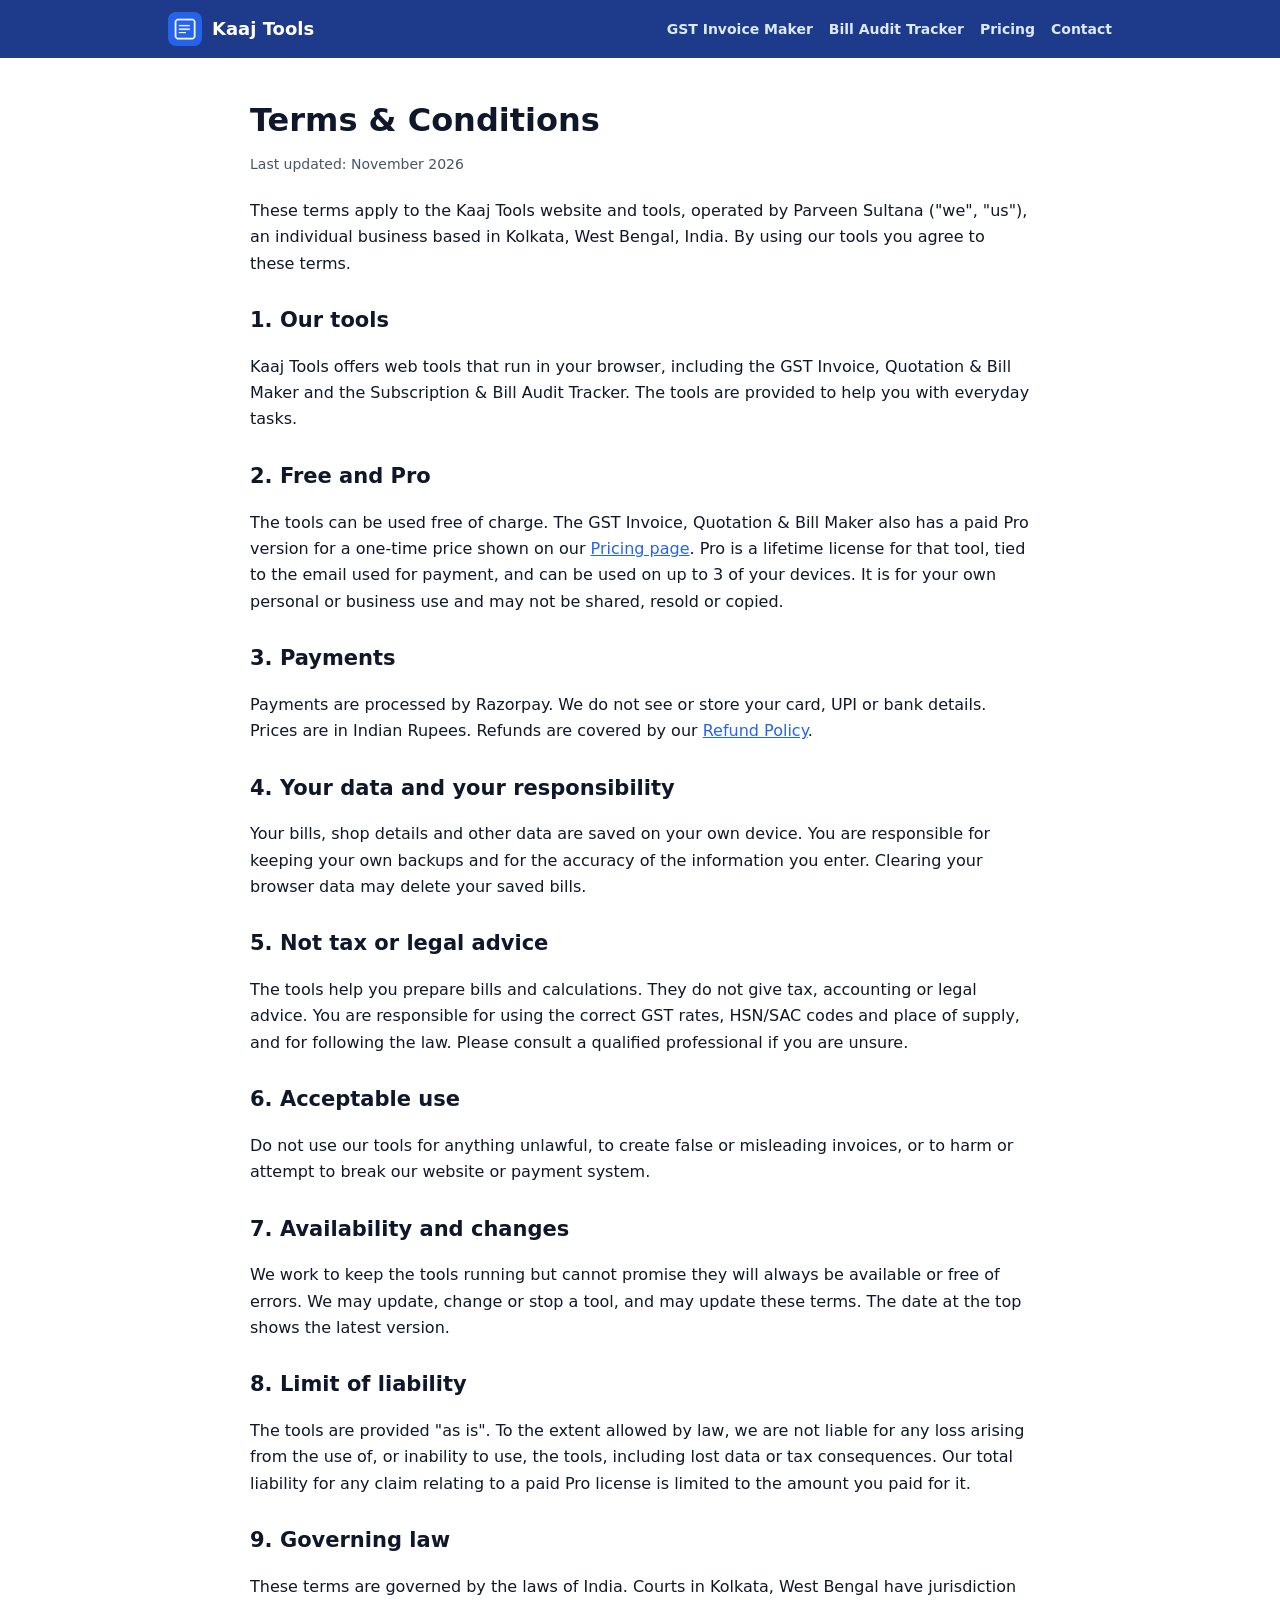
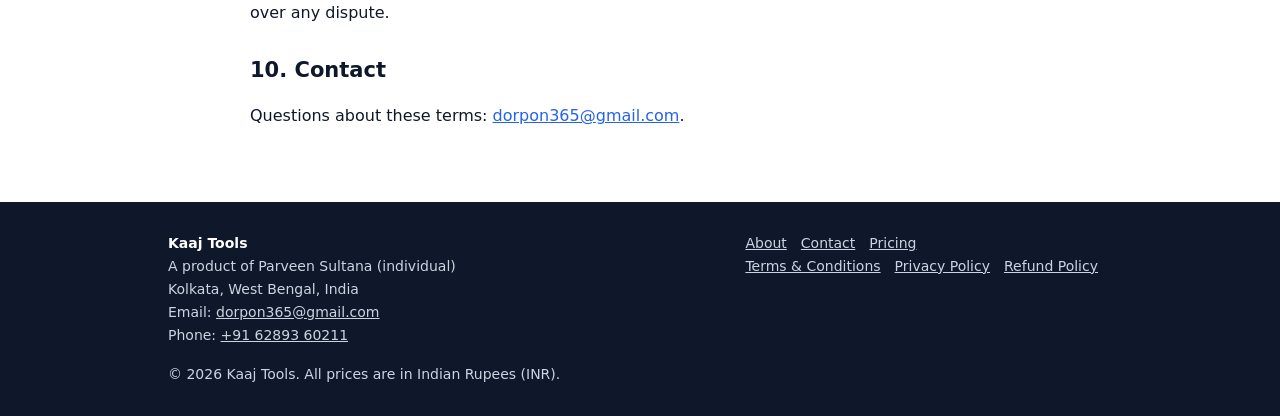
<file: terms.html>
<!DOCTYPE html>
<html lang="en"><head><meta charset="UTF-8"><meta name="viewport" content="width=device-width, initial-scale=1">
<title>Terms & Conditions | Kaaj Tools</title>
<meta name="description" content="Terms and conditions for using Kaaj Tools and buying the GST Invoice Maker Pro license.">
<link rel="canonical" href="https://kaajtools.in/terms.html">
<link rel="icon" href="icon-192.png"><link rel="apple-touch-icon" href="icon-192.png">
<meta property="og:title" content="Terms & Conditions | Kaaj Tools"><meta property="og:description" content="Terms and conditions for using Kaaj Tools and buying the GST Invoice Maker Pro license."><meta property="og:type" content="website"><meta property="og:url" content="https://kaajtools.in/terms.html">
<meta name="theme-color" content="#1e3a8a"><link rel="stylesheet" href="style.css"></head><body>
<header class="site"><div class="wrap"><a class="brand" href="./"><img src="icon-192.png" alt="">Kaaj Tools</a><nav><a href="gst-invoice.html">GST Invoice Maker</a><a href="bill-audit-tracker/">Bill Audit Tracker</a><a href="pricing.html">Pricing</a><a href="contact.html">Contact</a></nav></div></header>
<div class="wrap page"><h1>Terms &amp; Conditions</h1><div class="meta">Last updated: November 2026</div>
<p>These terms apply to the Kaaj Tools website and tools, operated by Parveen Sultana ("we", "us"), an individual business based in Kolkata, West Bengal, India. By using our tools you agree to these terms.</p>
<h2>1. Our tools</h2><p>Kaaj Tools offers web tools that run in your browser, including the GST Invoice, Quotation &amp; Bill Maker and the Subscription &amp; Bill Audit Tracker. The tools are provided to help you with everyday tasks.</p>
<h2>2. Free and Pro</h2><p>The tools can be used free of charge. The GST Invoice, Quotation &amp; Bill Maker also has a paid Pro version for a one-time price shown on our <a href="pricing.html">Pricing page</a>. Pro is a lifetime license for that tool, tied to the email used for payment, and can be used on up to 3 of your devices. It is for your own personal or business use and may not be shared, resold or copied.</p>
<h2>3. Payments</h2><p>Payments are processed by Razorpay. We do not see or store your card, UPI or bank details. Prices are in Indian Rupees. Refunds are covered by our <a href="refund.html">Refund Policy</a>.</p>
<h2>4. Your data and your responsibility</h2><p>Your bills, shop details and other data are saved on your own device. You are responsible for keeping your own backups and for the accuracy of the information you enter. Clearing your browser data may delete your saved bills.</p>
<h2>5. Not tax or legal advice</h2><p>The tools help you prepare bills and calculations. They do not give tax, accounting or legal advice. You are responsible for using the correct GST rates, HSN/SAC codes and place of supply, and for following the law. Please consult a qualified professional if you are unsure.</p>
<h2>6. Acceptable use</h2><p>Do not use our tools for anything unlawful, to create false or misleading invoices, or to harm or attempt to break our website or payment system.</p>
<h2>7. Availability and changes</h2><p>We work to keep the tools running but cannot promise they will always be available or free of errors. We may update, change or stop a tool, and may update these terms. The date at the top shows the latest version.</p>
<h2>8. Limit of liability</h2><p>The tools are provided "as is". To the extent allowed by law, we are not liable for any loss arising from the use of, or inability to use, the tools, including lost data or tax consequences. Our total liability for any claim relating to a paid Pro license is limited to the amount you paid for it.</p>
<h2>9. Governing law</h2><p>These terms are governed by the laws of India. Courts in Kolkata, West Bengal have jurisdiction over any dispute.</p>
<h2>10. Contact</h2><p>Questions about these terms: <a href="mailto:dorpon365@gmail.com">dorpon365@gmail.com</a>.</p></div>
<footer class="site"><div class="wrap"><div class="cols">
<div><strong style="color:#fff">Kaaj Tools</strong><br>A product of Parveen Sultana (individual)<br>Kolkata, West Bengal, India<br>Email: <a style="margin:0" href="mailto:dorpon365@gmail.com">dorpon365@gmail.com</a><br>Phone: <a style="margin:0" href="tel:+916289360211">+91 62893 60211</a></div>
<div><a href="about.html">About</a><a href="contact.html">Contact</a><a href="pricing.html">Pricing</a><br><a href="terms.html">Terms &amp; Conditions</a><a href="privacy.html">Privacy Policy</a><a href="refund.html">Refund Policy</a></div>
</div><p style="margin:16px 0 0">&copy; 2026 Kaaj Tools. All prices are in Indian Rupees (INR).</p></div></footer>
</body></html>
</file>
<file: style.css>
:root{--blue:#1e3a8a;--blue2:#2563eb;--amber:#fbbf24;--ink:#0f172a;--muted:#475569;--line:#e2e8f0;--bg:#f8fafc}
*{box-sizing:border-box}
html{scroll-behavior:smooth}
body{margin:0;font-family:system-ui,-apple-system,"Segoe UI",Roboto,Arial,sans-serif;color:var(--ink);background:#fff;line-height:1.65}
a{color:var(--blue2)}
.wrap{max-width:980px;margin:0 auto;padding:0 18px}
header.site{background:var(--blue);color:#fff;position:sticky;top:0;z-index:10}
header.site .wrap{display:flex;align-items:center;justify-content:space-between;gap:12px;padding-top:12px;padding-bottom:12px;flex-wrap:wrap}
.brand{display:flex;align-items:center;gap:10px;color:#fff;text-decoration:none;font-weight:800;font-size:18px}
.brand img{width:34px;height:34px;border-radius:8px}
nav a{color:#dbeafe;text-decoration:none;font-weight:600;font-size:14px;margin-left:16px}
nav a:hover{color:#fff}
.hero{background:linear-gradient(135deg,#0f172a,#1e3a8a);color:#fff;padding:56px 0 52px;text-align:center}
.hero h1{font-size:clamp(28px,5vw,42px);line-height:1.15;margin:0 0 12px}
.hero p{max-width:640px;margin:0 auto 22px;color:#dbeafe;font-size:17px}
.pill{display:inline-block;background:rgba(255,255,255,.14);border-radius:999px;padding:4px 12px;font-size:12px;font-weight:700;letter-spacing:.04em;margin-bottom:14px}
.btn{display:inline-block;background:var(--amber);color:#1e293b !important;font-weight:800;text-decoration:none;padding:12px 22px;border-radius:12px;margin:5px}
.btn.alt{background:#fff;color:var(--blue) !important}
.btn.line{background:transparent;color:#fff !important;border:1px solid rgba(255,255,255,.5)}
section{padding:42px 0}
section.alt{background:var(--bg)}
h2{font-size:26px;margin:0 0 8px}
h3{margin:0 0 6px}
.lead{color:var(--muted);margin:0 0 22px;max-width:700px}
.grid{display:grid;grid-template-columns:repeat(auto-fit,minmax(280px,1fr));gap:16px}
.card{background:#fff;border:1px solid var(--line);border-radius:16px;padding:20px;box-shadow:0 2px 10px rgba(15,23,42,.04)}
.card .tag{display:inline-block;font-size:11px;font-weight:800;padding:3px 9px;border-radius:8px;background:#dbeafe;color:#1d4ed8;margin-bottom:8px}
.card .tag.free{background:#dcfce7;color:#166534}
.card p{color:var(--muted);margin:6px 0 14px}
.card .btn{margin:0;color:#fff !important;background:var(--blue)}
.card .btn.ghost{background:#fff;color:var(--blue) !important;border:1px solid var(--blue);margin-left:6px}
ul.ticks{list-style:none;padding:0;margin:10px 0}
ul.ticks li{padding-left:26px;position:relative;margin:7px 0}
ul.ticks li:before{content:"\2714";position:absolute;left:0;color:#059669;font-weight:700}
table{width:100%;border-collapse:collapse;margin:14px 0;font-size:15px}
th,td{border:1px solid var(--line);padding:10px 12px;text-align:left;vertical-align:top}
th{background:var(--bg)}
.page{padding:36px 0 56px;max-width:780px}
.page h1{font-size:32px;margin:0 0 6px}
.page .meta{color:var(--muted);font-size:14px;margin-bottom:22px}
.page h2{font-size:21px;margin:26px 0 6px}
.note{background:#fffbeb;border:1px solid #fde68a;border-radius:12px;padding:12px 14px;margin:16px 0;font-size:15px}
footer.site{background:#0f172a;color:#cbd5e1;padding:30px 0;font-size:14px}
footer.site a{color:#cbd5e1;margin-right:14px}
footer.site .cols{display:flex;gap:30px;flex-wrap:wrap;justify-content:space-between}
@media(max-width:560px){nav a{margin-left:10px;font-size:13px}.hero{padding:40px 0}}
.grid.four{grid-template-columns:repeat(auto-fit,minmax(210px,1fr))}

.shots{display:grid;grid-template-columns:repeat(auto-fit,minmax(300px,1fr));gap:18px;margin-top:10px}
.shots figure{margin:0}
.shots img{width:100%;height:auto;display:block;border:1px solid var(--line);border-radius:12px;box-shadow:0 2px 10px rgba(15,23,42,.06);background:#fff}
.shots figcaption{font-size:14px;color:var(--muted);margin-top:8px}
.card img.thumb{width:100%;height:190px;object-fit:cover;object-position:top;border:1px solid var(--line);border-radius:10px;margin-bottom:12px;background:#fff}
</file>
